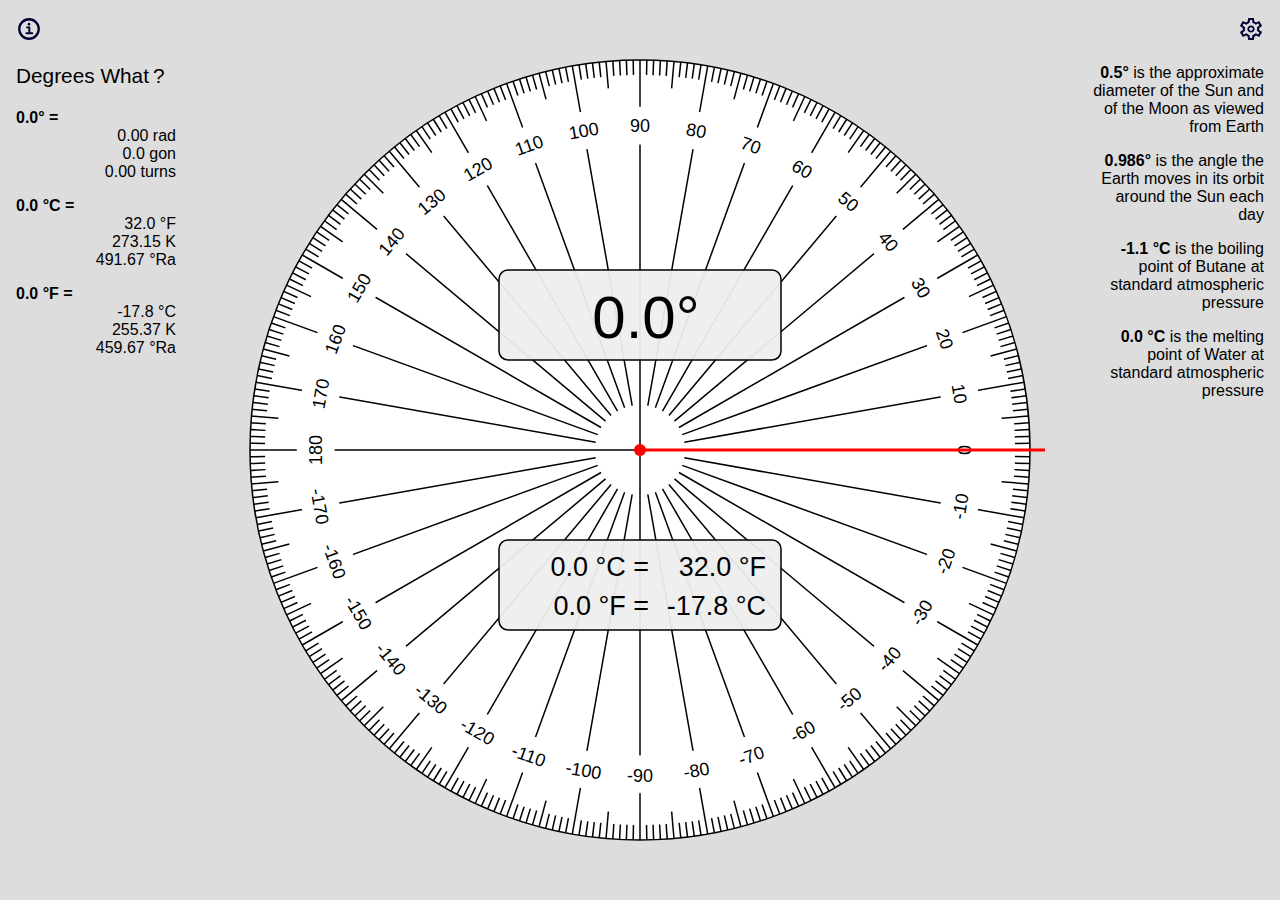
<file: index.html>
<!DOCTYPE html>
<html lang="en">
<head>
	<meta charset="utf-8">
	<title>Degrees What?</title>
	<meta name="description" content="Degrees What? is a tool for converting temperatures between Celsius (°C), Fahrenheit (°F), Kelvin (K) and other scales. It also shows some interesting facts about angles and temperatures.">
	<meta name="keywords" content="angle, degrees, temperature, conversion, Celsius, Fahrenheit, Kelvin">
	<meta name="author" content="Geoff Pack">
	<meta name="viewport" content="width=device-width, initial-scale=1.0">
	<meta name="color-scheme" content="light dark">
	<meta name="theme-color" content="#000">
	<link rel="icon" type="image/svg+xml" href="icons/icon_sm.svg">
	<link rel="stylesheet" type="text/css" href="main.css">
	<link rel="manifest" href="manifest.json">
	<script src="main.js"></script>
	<script src="data.js"></script>
</head>
<body>

	<nav id="nav1">
		<a href="#about" title="About">
			<svg width="26" height="26" viewBox="0 0 40 40" xmlns="http://www.w3.org/2000/svg" version="1.1">
				<circle cx="20" cy="20" r="15" stroke="currentColor" stroke-width="3.5" fill="none"/>
				<circle cx="20" cy="12.5" r="2" stroke="none" fill="currentColor"/>
				<path stroke="currentColor" stroke-width="3" stroke-linecap="round" fill="none" d="M20.5 17.5 L20.5 26.5 M17.0 17.5 L20.0 17.5 M16.0 26.5 L25.0 26.5"/>
			</svg>
		</a>
	</nav>
	<nav id="nav2">
		<a href="#settings" title="Settings">
			<svg width="26" height="26" viewBox="0 0 40 40" xmlns="http://www.w3.org/2000/svg" version="1.1">
				<path fill="currentColor" d="m15.67 36.96-.8-5.38q-.62-.25-1.3-.64-.7-.4-1.24-.82L7.3 32.34l-4.33-7.62 4.46-3.34-.07-.66-.02-.71.02-.7.07-.68-4.46-3.33 4.33-7.62 5.04 2.2q.54-.41 1.23-.8.69-.4 1.31-.61l.8-5.42h8.66l.8 5.38q.62.25 1.33.64.7.4 1.2.81l5.05-2.2 4.33 7.62-4.5 3.3q.09.33.1.7.03.38.03.71l-.02.7q-.02.38-.1.72l4.5 3.29-4.38 7.62-5-2.2q-.55.41-1.21.83-.67.41-1.34.62l-.79 5.38ZM20 25.54q2.3 0 3.92-1.62 1.62-1.63 1.62-3.92 0-2.3-1.62-3.92-1.63-1.62-3.92-1.62-2.3 0-3.92 1.62-1.62 1.63-1.62 3.92 0 2.3 1.62 3.92 1.63 1.62 3.92 1.62Zm0-2.75q-1.17 0-1.98-.81T17.21 20q0-1.17.81-1.98t1.98-.81q1.17 0 1.98.81t.81 1.98q0 1.17-.81 1.98t-1.98.81ZM20 20Zm-1.7 13.8h3.37l.58-4.6q1.38-.32 2.58-1.01 1.21-.69 2.17-1.69l4.33 1.83 1.55-2.79-3.8-2.79q.17-.67.27-1.35.1-.7.1-1.4t-.07-1.4q-.09-.68-.3-1.35l3.8-2.8-1.55-2.78L27 13.5q-.92-1.04-2.13-1.77-1.2-.73-2.62-.94l-.54-4.58h-3.38l-.58 4.54q-1.42.33-2.63 1.02-1.2.69-2.16 1.73l-4.3-1.83-1.54 2.79 3.75 2.75q-.16.7-.27 1.4-.1.68-.1 1.39 0 .7.1 1.4.1.68.28 1.35l-3.76 2.8 1.55 2.78 4.29-1.83q1 1 2.2 1.7 1.21.72 2.59 1.05Z"/>
			</svg>
		</a>
	</nav>

	<svg id="compass" width="600" height="600" viewBox="0 0 300 300" xmlns="http://www.w3.org/2000/svg" version="1.1">
		<g transform="translate(150,150)">
			<g id="compassCard">
				<circle cx="0" cy="0" r="130" fill="#fff" stroke="currentColor" stroke-width="0.5" />
				<g id="degreeMarks" fill="none" stroke="currentColor" stroke-width="0.5"></g>
				<g id="degreeNumbers" fill="currentColor" font-size="6px" font-family="Geneva, Helvetica Neue, Helvetica, Arial" text-anchor="middle"></g>
			</g>
			<g id="angleIndicator">
				<path d="M 0,0 L 135,0" stroke="#f00" stroke-width="1.0" />
				<circle cx="0" cy="0" r="2" fill="#f00" />
			</g>
			<g id="text1" transform="translate(0,-45)" fill="currentColor" font-size="20px" text-anchor="middle">
				<rect x="-47" y="-15" width="94" height="30" rx="3" ry="3" fill="rgba(238,238,238,0.95)" stroke="currentColor" stroke-width="0.5" />
				<text id="textAngle" x="2" y="7.5">0.0°</text>
			</g>
			<g id="text2" transform="translate(0,45)" fill="currentColor" font-size="9px" text-anchor="end">
				<rect x="-47" y="-15" width="94" height="30" rx="3" ry="3" fill="rgba(238,238,238,0.95)" stroke="currentColor" stroke-width="0.5" />
				<text id="textC"    x="3"  y="-3">0.0 °C =</text>
				<text id="textCtoF" x="42" y="-3">32.0 °F</text>
				<text id="textF"    x="3"  y="10">0.0 °F ℉=</text>
				<text id="textFtoC" x="42" y="10">-17.8 °C</text>
			</g>
			<g id="compassOverlay">
				<circle cx="0" cy="0" r="130" fill="rgba(0,255,0,0)" cursor="pointer" />
			</g>
		</g>
	</svg>

	<div id="info1" class="info">
		<h1>Degrees What ?</h1>

		<dl class="nobr">
		</dl>

		<noscript>
			<p><b>This site requires Javascript!</b></p>
		</noscript>
	</div>

	<div id="info2" class="info">
		<!-- p id="color"></p -->
		<p data-degrees="-459.67"><b>-459.67 °F</b> = <b>0 °Ra</b> is absolute zero, the coldest temperature possible</p>
		<p data-degrees="-273.15"><b>-273.15 °C</b> = <b>0 K</b>   is absolute zero, the coldest temperature possible</p>
		<p data-degrees="-40"><b>-40 °C = -40 °F</b> is the intersection point of the Celsius and Fahrenheit scales</p>
		<p data-degrees="63">Beeswax has a melting point range of <b>62–64 °C</b></p>
		<p data-degrees="145">Beeswax has a melting point range of <b>144–147 °F</b></p>

		<!-- other data added here by data.js -->
	</div>

	<section id="about">
		<div>
			<h2>About</h2>
			<p><b><i>Degrees What?</i></b> is a tool for converting temperatures between Celsius (°C), Fahrenheit (°F), Kelvin (K) and other scales. It also shows some interesting facts about angles and temperatures.</p>
			<noscript><p><b>This site requires JavaScript to work.</b> Page weight is under 30 KB, and there's no advertising or tracking (only a tiny stats script from <a href="https://simpleanalytics.com">Simple Analytics</a>). It's worth it, honest ;)</p></noscript>

			<h3>Tips</h3>
			<p>You can link directly to an angle (and temperatures) by adding a query string to the URL. e.g. <a href="https://degreeswhat.com/?100">degreeswhat.com/?100</a> will link directly to 100°, and will show conversions between Celsius and Fahrenheit.</p>

			<h3>Support</h3>
			<p><i>Degrees What?</i> is free to use, and contains no advertising. If you would like to help support it, please —</p>
			<p id="bmc">
				<a href="https://buymeacoffee.com/virtualgeoff" target="_blank" title="Buy Me a Coffee">
					<svg width="160" height="35" viewBox="0 0 4169 913" xmlns="http://www.w3.org/2000/svg">
						<path d="M565 212h-2 2ZM574 278h-1 1ZM565 212ZM565 212ZM573 277h2v-1l-2 1ZM567 214l-1-1-1-1 2 2ZM307 847l-2 1h1l1-1ZM458 817c0-1-1-1-1 3l1-1v-2ZM442 847l-2 1h1l1-1ZM201 854l-2-1 1 1h1ZM177 831l-1-3 1 3Z" fill="#0D0C22"/>
						<path d="M337 422c-32 14-70 30-118 30-20 0-40-3-60-9l34 343a57 57 0 0 0 57 53l63 2 68-2a57 57 0 0 0 57-53l36-378c-16-6-32-10-51-10-31 0-56 11-86 24Z" fill="#FFF"/>
						<path d="M56 276h1-1ZM628 244l-5-25c-5-23-15-45-38-53-8-2-16-4-22-9s-7-14-9-22l-7-43c-2-12-4-26-10-37-7-16-22-24-37-30l-24-8C438 7 398 4 359 1c-47-2-94-1-141 3-35 3-71 7-105 19-12 4-24 10-33 19a37 37 0 0 0-7 43c6 11 16 18 26 23 14 6 28 10 43 14a952 952 0 0 0 298 5c13-2 22-20 18-32-5-15-17-20-32-18l-6 1h-2a882 882 0 0 1-223 1l-4-1h-1l-5-1a475 475 0 0 1-30-6 4 4 0 0 1 3-7 447 447 0 0 1 32-5l15-2a954 954 0 0 1 207 1h5l4 1 30 5c15 4 34 5 41 21l4 16 1 7v1a107615 107615 0 0 0 11 53 9 9 0 0 1-8 7h-4a1191 1191 0 0 1-180 11 1411 1411 0 0 1-179-11l-5-1-11-1-37-7c-15-2-29-1-43 7-11 6-20 15-25 26-6 12-8 25-11 38-2 13-6 27-5 40 4 29 24 52 52 58a1478 1478 0 0 0 432 14 18 18 0 0 1 20 20l-2 27-17 160a128801 128801 0 0 1-22 216c-2 16-2 32-5 48-5 24-21 39-45 44-22 5-44 8-67 8l-74-1c-27 0-60-2-80-22-18-17-21-45-23-68l-10-94-18-173-12-112v-6c-2-13-11-26-26-25-13 0-27 11-26 25l9 83 18 172 15 147 3 28c6 51 45 79 93 87 28 4 57 5 86 5 37 1 74 2 110-4 53-10 94-46 99-101l5-48 17-159 17-174 9-79a18 18 0 0 1 14-16c16-3 30-8 41-20 18-18 21-43 15-67ZM52 261l-1 3 1-3Zm1 12 1 1-1-1Zm2 2s0 1 0 0Zm3 2Zm514-4c-6 6-14 8-22 9a1551 1551 0 0 1-476-1c-7-1-14-2-18-7-9-9-4-27-2-38 2-10 5-23 17-24 19-3 40 5 58 8l66 8a1276 1276 0 0 0 336-13c15-3 32-8 41 8 6 10 7 24 6 37 0 5-3 10-6 13Z" fill="#0D0C22"/>
						<path fill-rule="evenodd" clip-rule="evenodd" d="M1129 529c-5 10-13 19-22 26-10 8-21 14-33 19-13 5-25 8-38 9-13 2-25 2-37 0s-22-6-30-12l9-97a357 357 0 0 1 73-16c14-2 27-1 40 0 12 2 22 6 29 12l10 12 5 13c1 12-1 23-6 34ZM993 321a141 141 0 0 1 77-17c8 1 16 3 22 7 7 4 12 10 15 18 4 7 5 17 3 28-1 10-5 17-11 24-6 6-13 12-22 16s-18 8-28 10a237 237 0 0 1-65 8l9-94Zm184 145c-5-11-11-20-19-28s-18-13-29-17c5-4 10-10 14-18a161 161 0 0 0 19-57c1-10 1-18-1-26-5-17-13-31-24-41a89 89 0 0 0-38-21c-15-4-31-5-48-3-18 2-35 7-54 13l1-4v-5c0-5-2-9-6-12-5-3-10-5-16-6-6 0-11 1-17 4-5 3-9 9-11 17a12727 12727 0 0 0-23 258l-8 84c1 8 3 14 7 18 3 5 7 8 12 8 5 1 10 1 15-2s10-7 14-13c12 6 25 11 40 13h45a212 212 0 0 0 86-31c13-8 23-18 31-28 9-10 14-21 17-33a116 116 0 0 0-7-70ZM1613 701a314 314 0 0 1-17 60c-4 9-9 16-14 22-4 5-10 8-15 7s-8-4-9-9v-18c1-8 4-16 7-25a219 219 0 0 1 29-55l20-21c1 2 2 6 2 13l-3 26Zm152-194c-4-4-9-6-15-7s-12 3-18 10c-3 7-8 14-14 20a190 190 0 0 1-51 40 278 278 0 0 1-1-64 419 419 0 0 1 18-97c0-8-2-15-6-20s-9-8-14-10c-6-1-11 0-17 3-6 2-11 8-15 15a2985 2985 0 0 1-28 70 375 375 0 0 1-43 69c-9 9-18 16-28 21s-21 8-32 7c-6-1-9-5-12-12-2-6-4-15-4-24l1-33a462 462 0 0 1 21-94c3-9 3-16 0-22-4-5-9-9-15-11s-13-2-20 0-12 7-15 14a346 346 0 0 0-23 88c-3 16-4 32-5 48v3c-6 17-12 30-18 39-8 11-16 16-26 15-4-2-7-6-8-13-2-6-2-14-2-24a333 333 0 0 1 11-69 2189 2189 0 0 1 16-76c0-11-3-19-9-24-6-6-14-8-24-7-8 3-13 7-16 12-4 5-7 11-9 18l-5 23a1047 1047 0 0 1-22 87c-5 16-11 31-17 44-7 14-13 24-21 32-7 8-15 12-24 10-5-1-8-6-9-15-2-8-2-19-1-33a426 426 0 0 1 14-87 1924 1924 0 0 1 13-58c0-9-2-16-6-21s-9-8-14-10c-6-1-12 0-17 3-6 2-11 7-15 15a753 753 0 0 1-13 60 1678 1678 0 0 0-13 84 349 349 0 0 0 2 59c1 10 4 19 8 27 3 8 9 15 16 21 7 5 16 8 26 9 12 0 21-1 29-3 9-2 16-6 23-10l18-17 16-22c5 12 12 20 20 27 8 6 17 10 25 11 9 1 18 0 28-4 9-4 17-10 25-19 5-5 9-12 14-19 1 4 3 7 6 10 7 9 17 16 29 19 14 4 27 4 40 2s25-7 36-13a173 173 0 0 0 59-50 428 428 0 0 0-1 39 298 298 0 0 0-101 134c-5 17-8 33-8 48s4 28 11 38c7 11 18 19 33 24 16 5 30 5 43 1 12-5 23-13 32-24s16-24 22-40a322 322 0 0 0 20-142c26-11 47-24 63-41 17-16 30-33 41-51 3-5 4-10 3-16-1-7-3-12-7-17ZM2329 479a215 215 0 0 1 10-44c3-7 6-13 10-18 3-5 7-9 11-11 4-3 8-2 13 0 4 3 7 9 8 17 1 9 0 18-3 28s-9 19-17 28c-8 8-19 14-33 16l1-16Zm155 18h-14c-5 1-8 4-9 9a153 153 0 0 1-56 81c-10 7-20 12-30 15-11 3-19 4-26 1-7-2-12-7-16-13s-7-13-9-22-3-17-3-27c17 2 32-1 45-9 13-7 25-17 34-29s16-25 21-40 7-30 8-45c0-14-2-26-6-35-5-10-11-18-19-23-7-5-16-8-26-9-9-1-19 0-30 4-12 4-22 11-31 20-8 9-15 20-21 33a360 360 0 0 0-23 118l-2 4c-4 10-10 20-16 31-6 10-13 18-20 25-8 7-15 9-23 7-5-1-8-7-8-16-1-10 0-22 1-37l5-47 3-49c0-13-2-26-7-38-5-13-12-23-21-31s-19-14-31-16c-11-3-24-1-37 5-14 6-24 15-32 26l-22 36c-2-10-6-18-10-27-5-8-11-15-17-21-7-6-15-11-23-14-8-4-17-5-26-5s-17 1-25 5c-8 3-15 8-21 13s-12 11-17 18l-13 20a430 430 0 0 0-6-35c-2-4-5-7-9-9-3-2-8-3-15-3-3 0-6 0-10 2l-8 5c-3 3-5 5-6 9-1 3-2 7-1 12l2 12a312 312 0 0 1 7 84 730 730 0 0 1-12 124c-1 6 2 11 7 15 6 4 12 6 19 7 6 1 13-1 19-4s10-8 11-15a470 470 0 0 1 27-136c5-14 10-26 16-37 5-10 12-19 18-25 6-7 13-10 19-10 9 0 15 4 20 12 4 7 8 17 10 29s3 25 2 39a600 600 0 0 1-8 97c0 7 3 12 8 16s11 6 17 7c7 1 13 0 18-4 6-3 9-8 10-15a662 662 0 0 1 30-123c7-17 15-31 23-41 8-11 17-17 26-17 5 0 8 4 11 10 2 7 4 16 4 27l-2 25a719 719 0 0 1-10 56 227 227 0 0 0 1 57c1 10 4 19 8 28 4 8 10 16 17 22 8 6 17 9 28 9 17 0 32-4 45-11s25-17 34-28l2-2 2 5c6 13 15 23 26 30s24 11 39 12 31-2 48-8a128 128 0 0 0 60-44c9-10 16-22 22-35l19-46c2-5 1-9-3-13-3-4-7-6-12-8ZM2727 448a450 450 0 0 1-16 61c-4 12-9 22-14 31-6 9-13 16-20 21-7 6-16 8-25 7-5-1-9-4-11-10-3-6-4-13-4-22a172 172 0 0 1 11-63c3-11 8-20 13-29 6-9 12-16 19-21s15-7 23-7 17 5 27 13l-3 19Zm158 34c-4-3-9-3-14-2s-8 6-10 14l-8 29-16 32c-6 10-13 19-21 25-8 7-16 10-25 9-8 0-13-4-16-11s-4-16-4-26a601 601 0 0 1 21-113l7-30c3-8 2-14-2-19-4-6-9-9-14-11-6-3-12-3-18-2s-10 4-12 9a90 90 0 0 0-50-24c-17-1-32 2-45 11-14 8-26 20-37 36a228 228 0 0 0-38 108c-1 19 0 37 4 53s12 29 22 39c11 10 25 15 43 15 8 0 16-2 24-5a115 115 0 0 0 37-26l11-12a72 72 0 0 0 27 45 64 64 0 0 0 38 14c14 0 27-5 39-14 13-10 24-21 33-35a223 223 0 0 0 37-84c2-5 1-10-1-14-3-5-7-9-12-11ZM3690 728c-2 10-6 18-12 25-5 7-12 11-20 11-5 0-9-2-11-8-3-6-5-13-6-22s-2-19-1-30a587 587 0 0 1 6-83c10 1 19 5 25 13 7 7 12 16 16 27a121 121 0 0 1 3 67Zm-162 0c-2 10-6 18-12 25-5 7-12 11-20 11-5 0-9-2-11-8-3-6-5-13-6-22l-1-30a568 568 0 0 1 6-83c10 1 19 5 26 13 6 7 11 16 15 27a121 121 0 0 1 3 67Zm-166-253-2 18c-1 6-2 9-4 11-3-2-7-6-12-14-5-7-9-16-11-25-3-9-4-19-3-28s6-16 14-21c4-2 6-1 9 2l6 14 3 20v23Zm-39 88a79 79 0 0 1-33 21c-6 2-11 2-16 1-14-2-24-8-31-17s-12-19-14-31-1-25 1-39c2-13 6-26 12-38s13-22 21-30c8-9 16-14 26-16-4 15-5 31-4 47a119 119 0 0 0 27 69c6 7 13 13 21 18-2 6-6 11-10 15Zm494-84a215 215 0 0 1 11-44l9-18c4-5 8-9 12-11s8-2 12 0c5 3 7 9 8 17 1 9 0 18-3 28s-8 19-16 28c-9 8-19 14-33 16v-16Zm180 0a215 215 0 0 1 11-44c3-7 6-13 10-18 3-5 7-9 11-11s8-2 12 0c5 3 8 9 9 17 1 9 0 18-4 28-3 10-8 19-16 28-8 8-19 14-33 16v-16Zm168 26a28 28 0 0 0-27-8c-4 1-7 4-8 9a153 153 0 0 1-56 81c-10 7-20 12-30 15-11 3-20 4-26 1-7-2-13-7-17-13s-7-13-8-22l-4-27c17 2 33-1 46-9 13-7 24-17 34-29 9-12 16-25 21-40 4-15 7-30 8-45 0-14-2-26-7-35-4-10-10-18-18-23-7-5-16-8-26-9s-20 0-30 4c-12 4-22 11-31 20-8 9-15 20-21 33-6 12-10 25-14 39a358 358 0 0 0-9 81 161 161 0 0 1-23 36c-8 9-16 16-26 23-9 7-19 12-30 15-10 3-19 4-26 1-6-2-12-7-16-13s-7-13-9-22l-3-27c17 2 32-1 46-9 13-7 24-17 33-29 10-12 17-25 21-40 5-15 8-30 8-45 1-14-1-26-6-35-4-10-10-18-18-23s-16-8-26-9-20 0-30 4c-12 4-23 11-31 20-9 9-16 20-21 33-6 12-10 25-14 39a360 360 0 0 0-9 65l-8 8a268 268 0 0 1-68 39c-12 4-25 6-38 7l28-295c2-7 1-12-3-17-3-5-8-8-13-10-6-2-12-1-19 1-6 2-11 7-15 14a3732 3732 0 0 0-26 251v3l-8 7a269 269 0 0 1-68 39c-12 4-25 6-37 7l27-295c2-7 1-12-2-17-4-5-9-8-14-10-6-2-12-1-18 1-7 2-12 7-16 14l-7 46a3634 3634 0 0 0-19 205v1l-15 6c-6 2-12 3-20 3a174 174 0 0 0 5-38l1-22-2-19c-1-13-4-25-8-37-4-11-9-21-16-28-7-8-16-13-26-16s-22-2-36 3a109 109 0 0 0-97 33 184 184 0 0 0-46 116 130 130 0 0 1-65 63l-23 6c-7 2-15 2-22 1s-14-5-20-10c-4-5-8-11-11-20-2-10-4-20-4-32a258 258 0 0 1 8-73c4-11 8-22 13-31s11-15 18-19c4 1 6 3 7 7l1 14-2 17-2 15c2 8 5 14 9 18 4 5 9 7 14 8 6 1 11 0 16-4 5-3 10-8 13-15h1l7-56c1-8 0-15-4-21s-10-9-17-10c-8-13-20-19-35-20-14-1-29 4-45 15-10 6-18 16-25 28-8 12-13 25-18 40a254 254 0 0 0-3 138c5 13 11 25 18 34 7 8 14 14 23 18 8 3 17 6 26 7 9 0 18 0 27-2 9-1 17-3 25-6a253 253 0 0 0 64-37l16-14c2 6 4 11 8 16 8 14 18 24 32 33 14 8 31 12 51 12a120 120 0 0 0 104-63c17 0 34-3 51-9v6a522 522 0 0 0-4 68 836 836 0 0 0 0 94c1 16 4 31 9 44s12 24 20 33c9 10 21 15 35 17 15 2 28-1 39-8s20-18 27-31c7-12 12-27 15-44a217 217 0 0 0-7-100c-5-15-12-27-21-37 5-2 12-4 19-9l23-14 6-3-1 22-2 36a856 856 0 0 0 0 94c1 16 4 31 9 44s12 24 20 33c9 10 21 15 35 17 15 2 28-1 39-8s20-18 27-31c7-12 12-27 15-44a217 217 0 0 0-7-100c-5-15-12-27-21-37 5-2 11-4 19-9a368 368 0 0 0 35-22c2 15 5 27 10 38 7 13 15 23 26 30s24 11 39 12 31-2 49-8a128 128 0 0 0 60-44l2-2 4 12c7 13 16 23 27 30s24 11 38 12a135 135 0 0 0 83-26c10-7 19-16 27-26l21-35 19-46c1-5 0-9-3-13Z" fill="currentColor"/>
					</svg>
				</a>
			</p>

			<h3>Privacy</h3>
			<p>We collect aggregate user stats only. No cookies are saved or sent.</p>

			<br>
			<p class="center"><small>
				<a href="#" data-address="6d 61 69 6c 74 6f 3a 64 65 67 72 65 65 73 77 68 61 74 40 76 69 72 74 75 61 6c 67 65 6f 66 66 2e 63 6f 6d">Feedback</a> &nbsp; 〜 &nbsp;
				<a href="https://github.com/virtualgeoff/degreeswhat" target="_blank">Source</a>
			</small></p>

			<a href="#" class="close">✕</a>
		</div>
	</section>

	<section id="settings">
		<div>
			<h2>Settings</h2>

			<form id="settingsForm">
				<h3>Rounding:</h3>
				<p>
					<label><input type="checkbox" name="snap" onchange="DegreesWhat.setOption(this)"> snap to nearest degree</label>
				</p>

				<h3>Display type:</h3>
				<p>
					<label><input type="radio" name="displayType" id="display_protractor" value="protractor" onchange="DegreesWhat.setOption(this)" checked> protractor</label> &nbsp;
					<label><input type="radio" name="displayType" id="display_compass"    value="compass"    onchange="DegreesWhat.setOption(this)"> compass</label>
				</p>

				<h3>Color mode:</h3>
				<p>
					<label><input type="radio" name="colorScheme" id="scheme_auto"  value="auto"  onchange="DegreesWhat.setOption(this)" checked> auto</label> &nbsp;
					<label><input type="radio" name="colorScheme" id="scheme_light" value="light" onchange="DegreesWhat.setOption(this)"> light</label> &nbsp;
					<label><input type="radio" name="colorScheme" id="scheme_dark"  value="dark"  onchange="DegreesWhat.setOption(this)"> dark</label>
				</p>
			</form>

			<a href="#" class="close">✕</a>
		</div>
	</section>

	<!-- stats -->
	<script async defer src="https://api.virtualgeoff.com/latest.js"></script>
	<noscript><img src="https://api.virtualgeoff.com/noscript.gif" alt="" referrerpolicy="no-referrer-when-downgrade"></noscript>

</body>
</html>
</file>
<file: main.css>
/* degreeswhat/main.css */

html {color:#000; background:#ddd;}
body {margin:0; padding:0; font-size:1em; font-family:'Helvetica Neue', Helvetica, Arial, sans-serif;}

h1 {display:none; font-size:1.3em; margin:0 0 1em 0; font-weight:normal; white-space:nowrap;}
h2 {font-size:1.2em; margin:0 0 1em 0;}
h3 {font-size:1.0em; margin:2em 0 1em 0}
h4 {font-size:0.9em; margin:2em 0 1em 0}
p {margin:0 0 1em 0;}
big {font-size:1.2em;}
sup {font-size:0.75em; margin:0 0.2em;}
.center {text-align:center;}
.nobr {white-space:nowrap;}
.hide {display:none;}

table {margin:0 0 1em 0; border-collapse:collapse;}
th {text-align:left;}
th, td {padding:0.3em 0.5em; border:1px solid rgba(127,127,127,0.15);}

form {margin:0 0 1em 0;}
form label {display:inline-block; margin-right:0.3em;}
form input {margin-right:0.5em; white-space:nowrap;}

/* links */
a {color:#00e; text-decoration:none;}
a:visited {color:#a0e;}
a:hover {text-decoration:underline;}

nav a:link,    a.close {text-decoration:none; font-weight:bold; color:#003;}
nav a:visited, a.close:visited {color:#003;}
nav a:hover,   a.close:hover   {color:#f00;}

/* nav positions */
nav, section, div {box-sizing:border-box;}
nav {position:absolute; margin:0;}
nav svg {width:1.625em; height:1.625em;}
#nav1 {left:16px; top:16px;}
#nav2 {right:16px; top:16px; text-align:right;}
#fullscreen {display:none; margin-left:0.5em;}

/* --- LAYOUT --- */
#compass {display:block; width:100vmin; width:100dvmin; height:100vmin; height:100dvmin; margin:0 auto; padding:0; /*border:1px dotted blue;*/}
.info    {display:block; max-width:40em; margin:0 auto; padding:0.01em 1em; text-align:center; /*border:1px dotted red;*/}
section  {display:block; width:100vmin; width:100dvmin; max-width:40em; margin:0 auto; padding:0;} /* default for no-js */
section.overlay {display:none; position:fixed; left:0; top:0; width:100vw; max-width:100vw; height:100vh; height:100dvh; margin:0; background:rgba(255,255,255,0.90); backdrop-filter:blur(3px); -webkit-backdrop-filter: blur(3px); overflow:scroll; overscroll-behavior:contain;} /* .overlay class added via js */

#compass, #compassOverlay {touch-action:none;}


/* info */
.info {}
.info h3 {margin:1em 0;}
#info1 {}
#info1 dl {max-width:10em; margin:0 0 1em 0;}
#info1 dt {margin-top:1em; text-align:left; font-weight:bold;}
#info1 dt:first-child {margin-top:0;}
#info1 dd {margin-left:0;  text-align:right;}
#info2 {}
#info2 p[data-degrees] {display:none;}

#color span {display:inline-block; min-width:3em;}

/* sections */
section > div {position:relative; margin:0; padding:1em;}
.close {position:absolute; right:1.3em; top:1.3em; margin:0; line-height:1;}

/* about */
#bmc {margin:1em auto; text-align:center;}
#bmc a {display:inline-block; padding:13px 27px 9px 24px; color:#0d0c23; background:#fd0; border-radius:11px;}
#bmc a:hover {color:#fd0c23;}


@media (orientation:portrait) {
	#info1 {display:none;}
	#info2 {max-width:20em; min-height:10em;}
}

@media (orientation:landscape) {
	#compass {width:100vmin; width:100dvmin; height:100vmin; height:100dvmin;}
	.info {position:absolute; left:0; top:4em; width:calc(50vw - 50vmin); width:calc(50vw - 50dvmin); height:calc(100vh - 4em); height:calc(100dvh - 4em); overflow:visible;}
	#info1 {padding-right:0; text-align:left;}
	#info2 {left:auto; right:0; padding-left:0; text-align:right;}
}

@media (min-width:30rem) {
	section.overlay {background:rgba(221,221,221,0.9); overflow:hidden;}
	section.overlay > div {width:40em; max-width:80vw; height:auto; max-height:90vh; max-height:90dvh; margin:5vh auto; margin:5dvh auto; background:rgba(255,255,255,0.7); border:1px solid #999; border-radius:7px; box-shadow:0 5px 10px 8px rgba(0, 0, 0, 0.2); overflow:scroll; overscroll-behavior:contain;}
	#settings.overlay > div {width:20em;}
}

@media (min-height:25em) {
	h1 {display:block;}
}


/* --- COLOR SCHEMES --- */

:root.dark {color:#ddd; background:#222;}
:root.dark a {color:#79f;}
:root.dark a:visited {color:#a7d;}
:root.dark nav a:link, :root.dark a.close { color:#ddd;}
:root.dark nav a:visited, :root.dark a.close:visited {color:#ddd;}
:root.dark nav a:hover, :root.dark a.close:hover {color:#f00;}
:root.dark section.overlay {background:rgba(51,51,51,0.90);}
:root.dark #compassCard > circle, :root.dark #degreeNumbers > g > rect {fill:#111;}
:root.dark #text1 > rect, :root.dark #text2 > rect {fill:rgba(51,51,51,0.95)}

@media (min-width:30rem) {
	:root.dark section.overlay {background:rgba(34,34,34,0.90);}
	:root.dark section.overlay > div {background:rgba(51,51,51,0.7); border:1px solid #4c4c4c;}
}

@media (prefers-color-scheme: dark) {
	html {color:#ddd; background:#222;}
	a {color:#79f;}
	a:visited {color:#a7d;}
	nav a:link, a.close {color:#ddd;}
	nav a:visited, a.close:visited {color:#ddd;}
	nav a:hover, a.close:hover {color:#f00;}
	section.overlay {background:rgba(51,51,51,0.90);}
	#compassCard > circle, #degreeNumbers > g > rect {fill:#111;}
	#text1 > rect, #text2 > rect {fill:rgba(51,51,51,0.95)}

	@media (min-width:30rem) {
		section.overlay {background:rgba(34,34,34,0.90);}
		section.overlay > div {background:rgba(51,51,51,0.7); border:1px solid #4c4c4c;}
	}

	:root.light {color:#000; background:#ddd;}
	:root.light a {color:#00e;}
	:root.light a:visited {color:#a0e;}
	:root.light nav a:link, :root.light a.close {color:#003;}
	:root.light nav a:visited, :root.light a.close:visited {color:#003;}
	:root.light nav a:hover, :root.light a.close:hover {color:#f00;}
	:root.light section.overlay {background:rgba(51,51,51,0.90);}
	:root.light #compassCard > circle, :root.light #degreeNumbers > g > rect {fill:#fff;}
	:root.light #text1 > rect, :root.light #text2 > rect {fill:rgba(238,238,238,0.95)}

	@media (min-width:30rem) {
		:root.light section.overlay {background:rgba(221,221,221,0.90);}
		:root.light section.overlay > div {background:rgba(255,255,255,0.7); border:1px solid #999;}
	}
}
</file>
